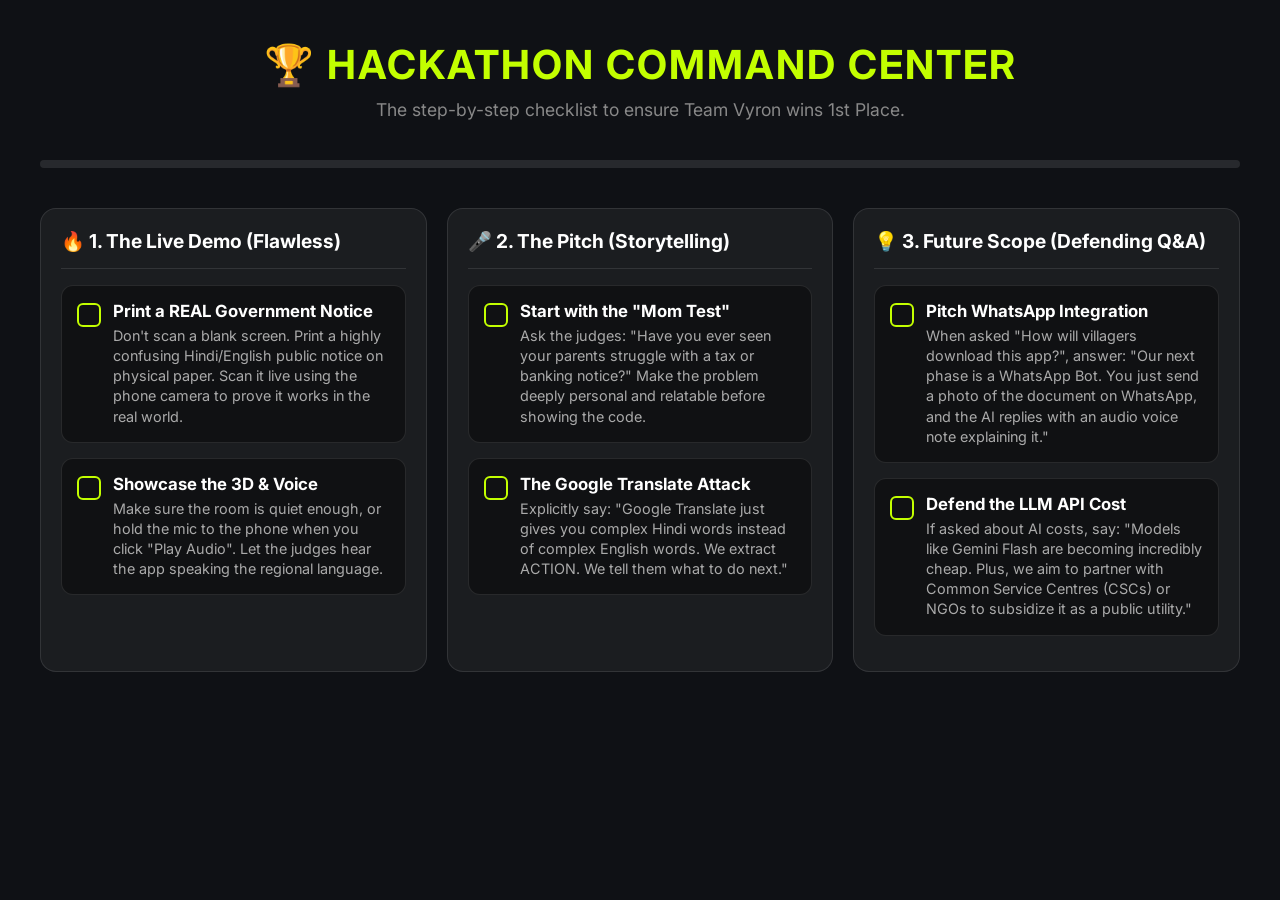
<file: strategy.html>
<!DOCTYPE html>
<html lang="en">
<head>
    <meta charset="UTF-8">
    <meta name="viewport" content="width=device-width, initial-scale=1.0">
    <title>Team Vyron - Road to Victory</title>
    <style>
        @import url('https://fonts.googleapis.com/css2?family=Inter:wght@400;600;800&display=swap');

        :root {
            --primary: #c3ff00;
            --bg-dark: #0f1115;
            --glass-bg: rgba(255, 255, 255, 0.05);
            --border: rgba(255, 255, 255, 0.1);
        }

        body {
            font-family: 'Inter', sans-serif;
            background: var(--bg-dark);
            color: white;
            margin: 0;
            padding: 40px 20px;
        }

        header {
            text-align: center;
            margin-bottom: 40px;
        }

        header h1 {
            font-size: 2.5rem;
            margin: 0;
            color: var(--primary);
            text-transform: uppercase;
            letter-spacing: 2px;
        }

        header p {
            color: #888;
            font-size: 1.1rem;
            margin-top: 10px;
        }

        .board {
            display: grid;
            grid-template-columns: repeat(auto-fit, minmax(300px, 1fr));
            gap: 20px;
            max-width: 1200px;
            margin: 0 auto;
        }

        .column {
            background: var(--glass-bg);
            border: 1px solid var(--border);
            border-radius: 16px;
            padding: 20px;
        }

        .column h2 {
            font-size: 1.2rem;
            margin-top: 0;
            padding-bottom: 15px;
            border-bottom: 1px solid var(--border);
            display: flex;
            align-items: center;
            gap: 10px;
        }

        .task {
            background: rgba(0,0,0,0.4);
            border: 1px solid var(--border);
            padding: 15px;
            border-radius: 12px;
            margin-bottom: 15px;
            cursor: pointer;
            transition: all 0.2s;
            display: flex;
            align-items: flex-start;
            gap: 12px;
        }

        .task:hover {
            border-color: var(--primary);
            transform: translateX(5px);
        }

        .task.completed {
            opacity: 0.5;
            text-decoration: line-through;
            border-color: #333;
        }

        .checkbox {
            width: 20px;
            height: 20px;
            border: 2px solid var(--primary);
            border-radius: 6px;
            flex-shrink: 0;
            display: flex;
            justify-content: center;
            align-items: center;
            margin-top: 2px;
        }

        .task.completed .checkbox {
            background: var(--primary);
        }
        
        .task.completed .checkbox::after {
            content: "✓";
            color: black;
            font-weight: bold;
            font-size: 14px;
        }

        .task-content h3 {
            margin: 0 0 5px 0;
            font-size: 1.05rem;
            color: #fff;
        }

        .task-content p {
            margin: 0;
            font-size: 0.9rem;
            color: #aaa;
            line-height: 1.4;
        }

        /* Progress Bar */
        .progress-container {
            max-width: 1200px;
            margin: 0 auto 40px auto;
            background: rgba(255,255,255,0.1);
            height: 8px;
            border-radius: 10px;
            overflow: hidden;
        }
        
        .progress-bar {
            height: 100%;
            background: var(--primary);
            width: 0%;
            transition: width 0.4s ease;
            box-shadow: 0 0 10px var(--primary);
        }
    </style>
</head>
<body>

    <header>
        <h1>🏆 Hackathon Command Center</h1>
        <p>The step-by-step checklist to ensure Team Vyron wins 1st Place.</p>
    </header>

    <div class="progress-container">
        <div class="progress-bar" id="progressBar"></div>
    </div>

    <div class="board">
        <!-- Phase 1: The Demo -->
        <div class="column">
            <h2>🔥 1. The Live Demo (Flawless)</h2>
            
            <div class="task" onclick="toggleTask(this)">
                <div class="checkbox"></div>
                <div class="task-content">
                    <h3>Print a REAL Government Notice</h3>
                    <p>Don't scan a blank screen. Print a highly confusing Hindi/English public notice on physical paper. Scan it live using the phone camera to prove it works in the real world.</p>
                </div>
            </div>

            <div class="task" onclick="toggleTask(this)">
                <div class="checkbox"></div>
                <div class="task-content">
                    <h3>Showcase the 3D & Voice</h3>
                    <p>Make sure the room is quiet enough, or hold the mic to the phone when you click "Play Audio". Let the judges hear the app speaking the regional language.</p>
                </div>
            </div>
        </div>

        <!-- Phase 2: The Pitch -->
        <div class="column">
            <h2>🎤 2. The Pitch (Storytelling)</h2>
            
            <div class="task" onclick="toggleTask(this)">
                <div class="checkbox"></div>
                <div class="task-content">
                    <h3>Start with the "Mom Test"</h3>
                    <p>Ask the judges: "Have you ever seen your parents struggle with a tax or banking notice?" Make the problem deeply personal and relatable before showing the code.</p>
                </div>
            </div>

            <div class="task" onclick="toggleTask(this)">
                <div class="checkbox"></div>
                <div class="task-content">
                    <h3>The Google Translate Attack</h3>
                    <p>Explicitly say: "Google Translate just gives you complex Hindi words instead of complex English words. We extract ACTION. We tell them what to do next."</p>
                </div>
            </div>
        </div>

        <!-- Phase 3: Winning the Q&A -->
        <div class="column">
            <h2>💡 3. Future Scope (Defending Q&A)</h2>
            
            <div class="task" onclick="toggleTask(this)">
                <div class="checkbox"></div>
                <div class="task-content">
                    <h3>Pitch WhatsApp Integration</h3>
                    <p>When asked "How will villagers download this app?", answer: "Our next phase is a WhatsApp Bot. You just send a photo of the document on WhatsApp, and the AI replies with an audio voice note explaining it."</p>
                </div>
            </div>

            <div class="task" onclick="toggleTask(this)">
                <div class="checkbox"></div>
                <div class="task-content">
                    <h3>Defend the LLM API Cost</h3>
                    <p>If asked about AI costs, say: "Models like Gemini Flash are becoming incredibly cheap. Plus, we aim to partner with Common Service Centres (CSCs) or NGOs to subsidize it as a public utility."</p>
                </div>
            </div>
        </div>
    </div>

    <script>
        function toggleTask(element) {
            element.classList.toggle('completed');
            updateProgress();
        }

        function updateProgress() {
            const total = document.querySelectorAll('.task').length;
            const completed = document.querySelectorAll('.task.completed').length;
            const percentage = (completed / total) * 100;
            document.getElementById('progressBar').style.width = percentage + '%';
            
            if(percentage === 100) {
                setTimeout(() => alert("All prep complete! Go win this hackathon, Team Vyron! 🏆"), 300);
            }
        }
    </script>
</body>
</html>
</file>
